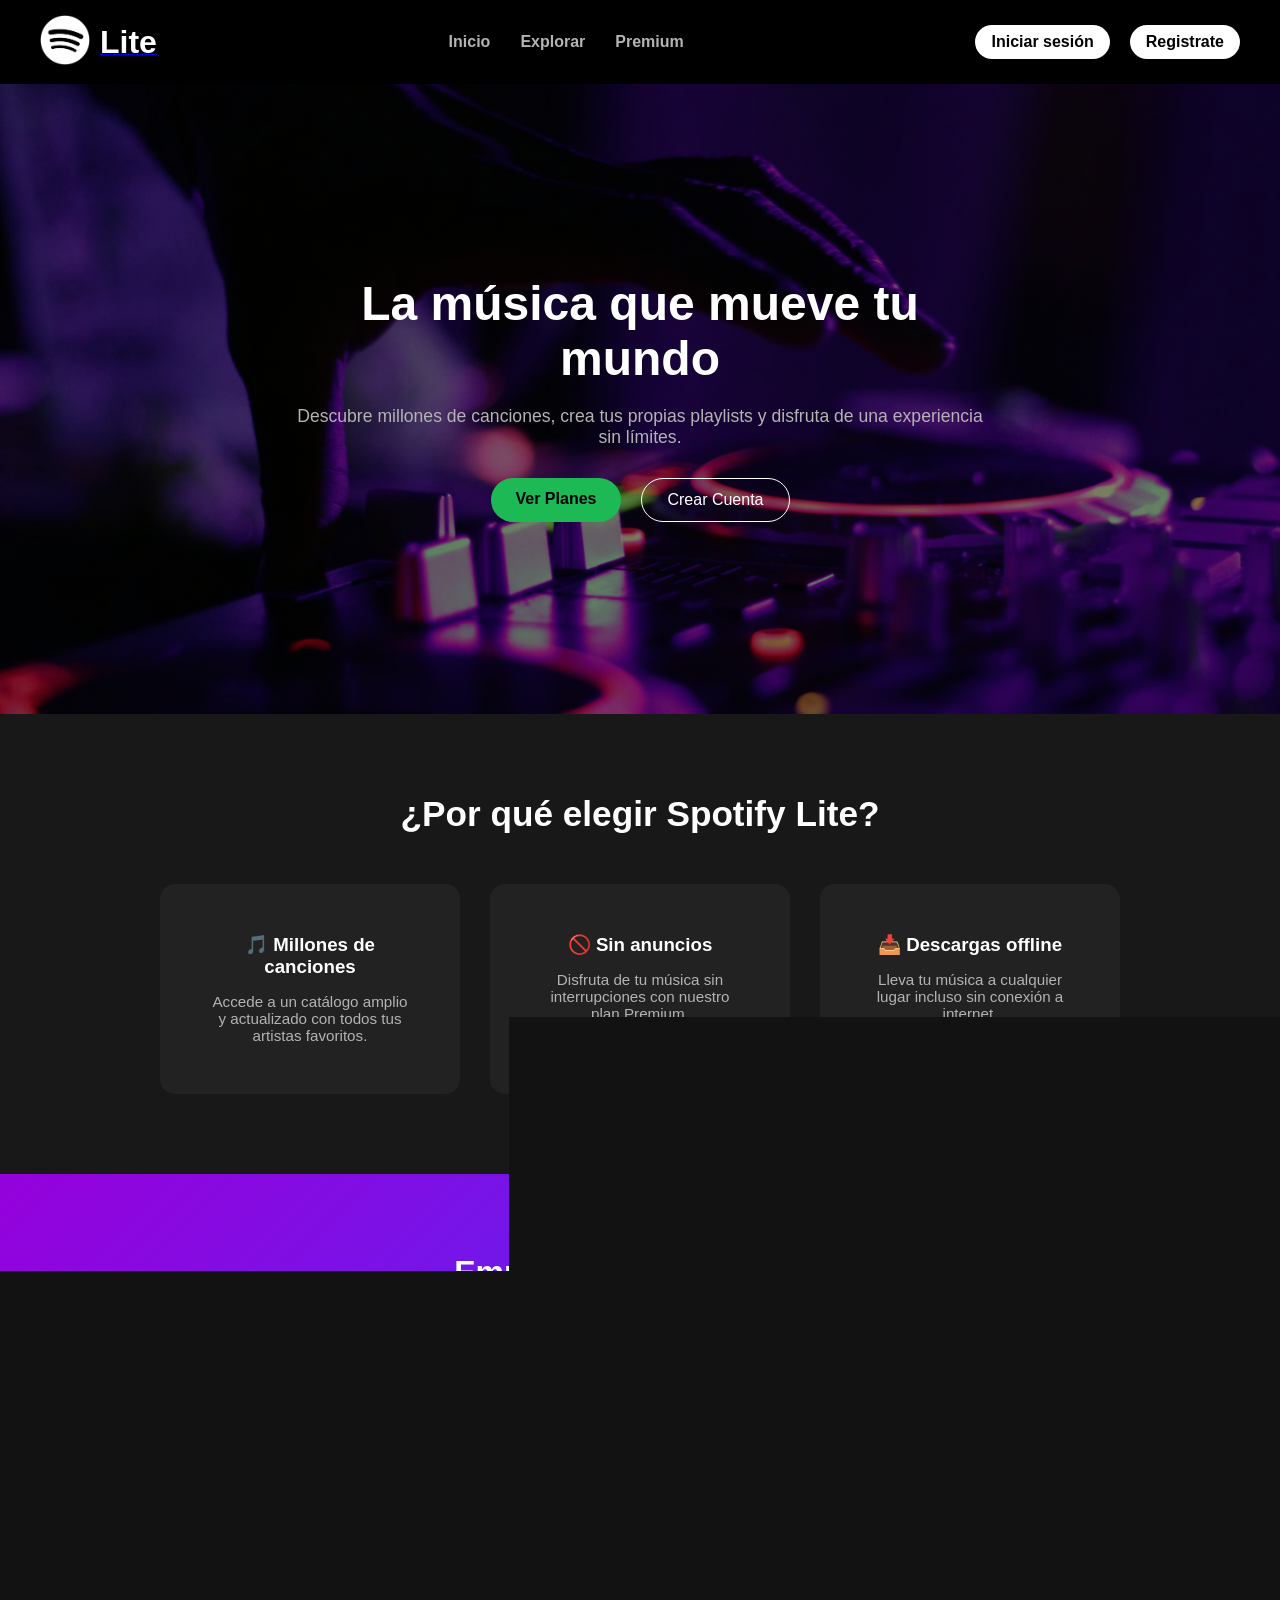
<file: index.html>
<!DOCTYPE html>
<html lang="en">
<head>
    <meta charset="UTF-8">
    <meta name="viewport" content="width=device-width, initial-scale=1.0">
    <title>Spotify Lite</title>
    <link rel="stylesheet" href="./css/index.css">
</head>
<link rel="stylesheet" href="https://cdnjs.cloudflare.com/ajax/libs/font-awesome/6.5.0/css/all.min.css">
<body>
    <header>
        <nav>
            <div class="logo">
                <a href="./index.html"><img src="img/logo.png" alt="logo"></a>
                <a href="./index.html"><span>Lite</span></a>
            </div>
            <ul>
                <li><a href="./index.html">Inicio</a></li>
                <li><a href="./explorar.html">Explorar</a></li>
                <li><a href="./premium.html">Premium</a></li>
            </ul>
            <div class="auth">
                <a href="./login.html" class="btn-login">Iniciar sesión</a>
                <a href="./registro.html" class="btn-registro">Registrate</a>
            </div>
        </nav>
    </header>
<section class="hero">
    <div class="hero-content">
        <h1>La música que mueve tu mundo</h1>
        <p>Descubre millones de canciones, crea tus propias playlists y disfruta de una experiencia sin límites.</p>
        <div class="hero-buttons">
            <a href="./premium.html" class="btn-primary">Ver Planes</a>
            <a href="./registro.html" class="btn-secondary">Crear Cuenta</a>
        </div>
    </div>
</section>
<section class="features">
    <h2>¿Por qué elegir Spotify Lite?</h2>

    <div class="features-container">
        <div class="feature-card">
            <h3>🎵 Millones de canciones</h3>
            <p>Accede a un catálogo amplio y actualizado con todos tus artistas favoritos.</p>
        </div>

        <div class="feature-card">
            <h3>🚫 Sin anuncios</h3>
            <p>Disfruta de tu música sin interrupciones con nuestro plan Premium.</p>
        </div>

        <div class="feature-card">
            <h3>📥 Descargas offline</h3>
            <p>Lleva tu música a cualquier lugar incluso sin conexión a internet.</p>
        </div>
    </div>
</section>
<section class="cta">
    <h2>Empieza a escuchar hoy</h2>
    <p>Únete ahora y descubre una nueva forma de disfrutar la música.</p>
    <a href="./registro.html" class="btn-primary">Crear Cuenta</a>
</section>
<footer class="footer">
    <div class="footer-container">
        <div class="footer-logo">
            <h2>Spotify Lite</h2>
            <p>Tu música, en cualquier momento.</p>
        </div>
        <div class="footer-social">
            <div class="footer-social-icons">
                <a href="https://www.instagram.com/spotify/" target="_blank"><i class="fab fa-instagram"></i></a>
                <a href="https://www.facebook.com/SpotifyColombia/?brand_redir=6243987495&locale=es_LA#" target="_blank"><i class="fab fa-facebook"></i></a>
                <a href="https://x.com/Spotify_LATAM" target="_blank"><i class="fab fa-x-twitter"></i></a>
            </div>
        </div>
    </div>
    <div class="footer-bottom">
        <p>© 2026 Spotify AB</p>
    </div>
</footer>
</body>
</html>
</file>
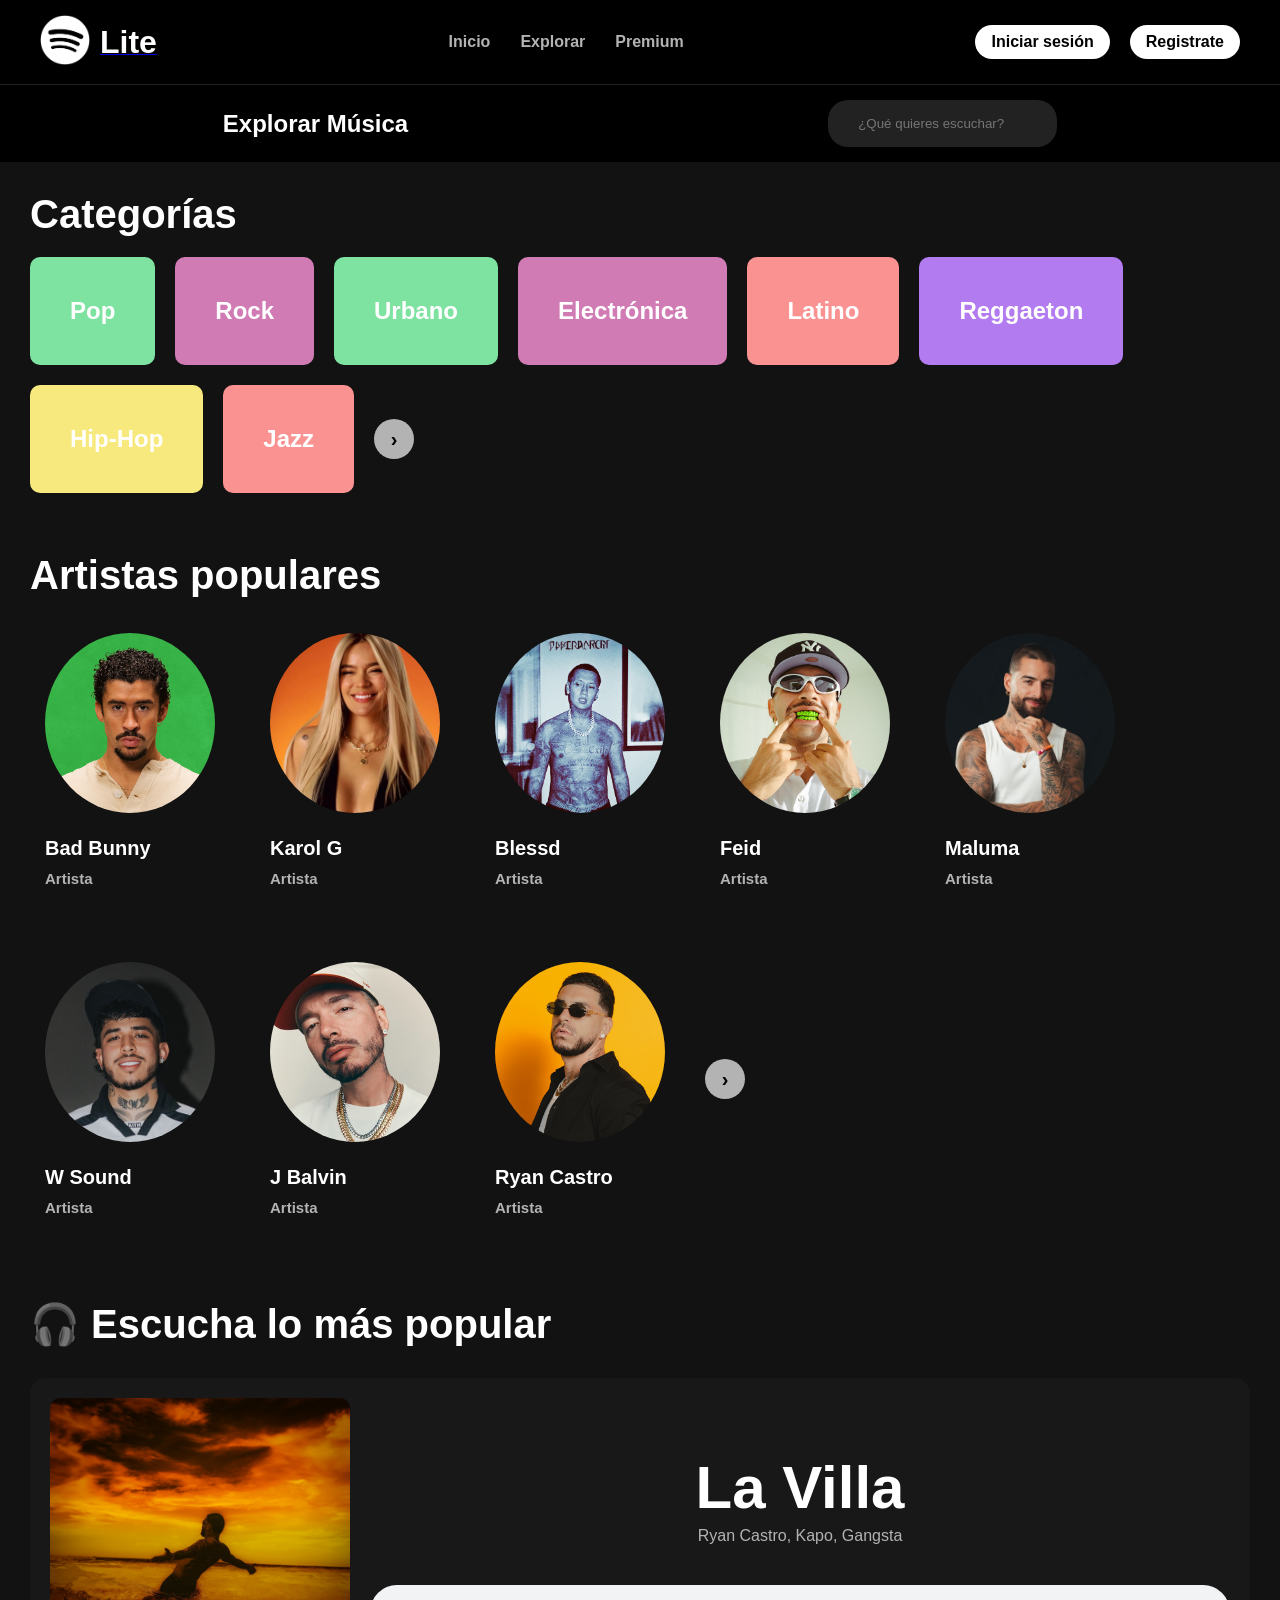
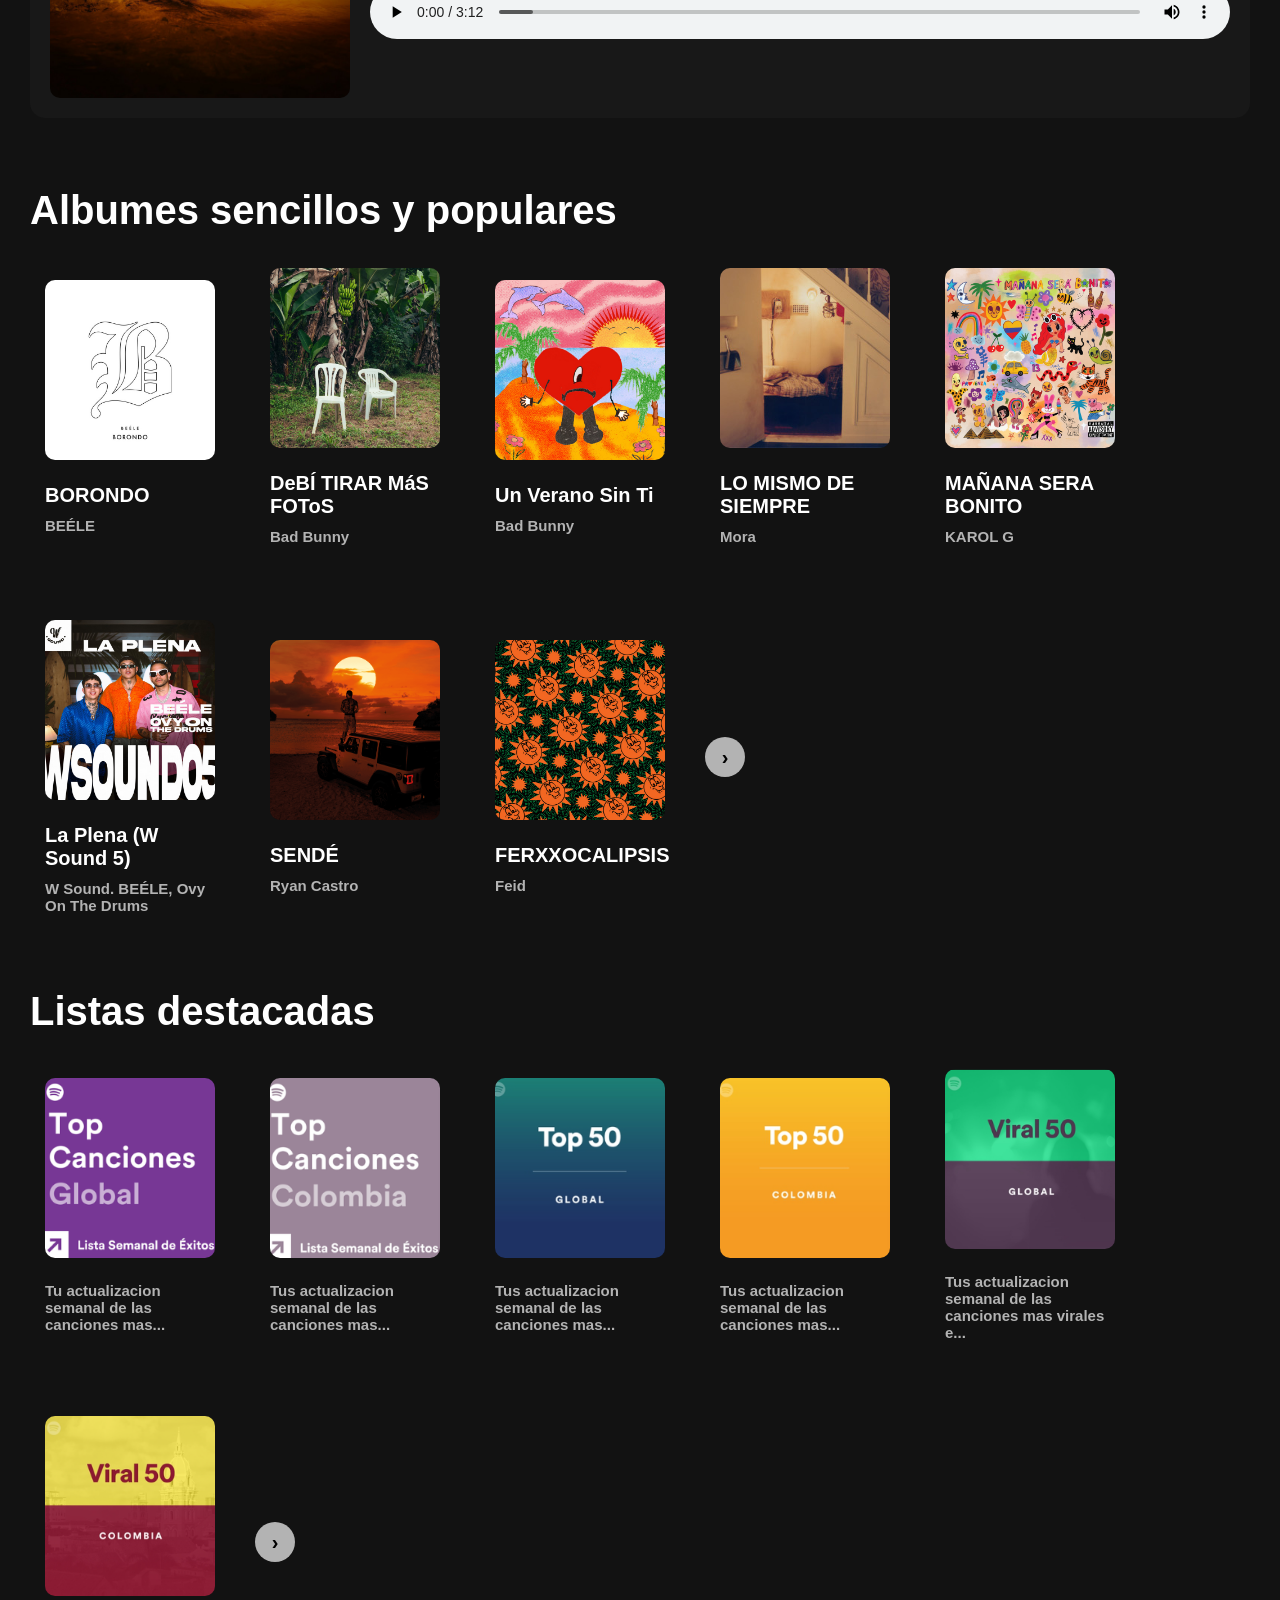
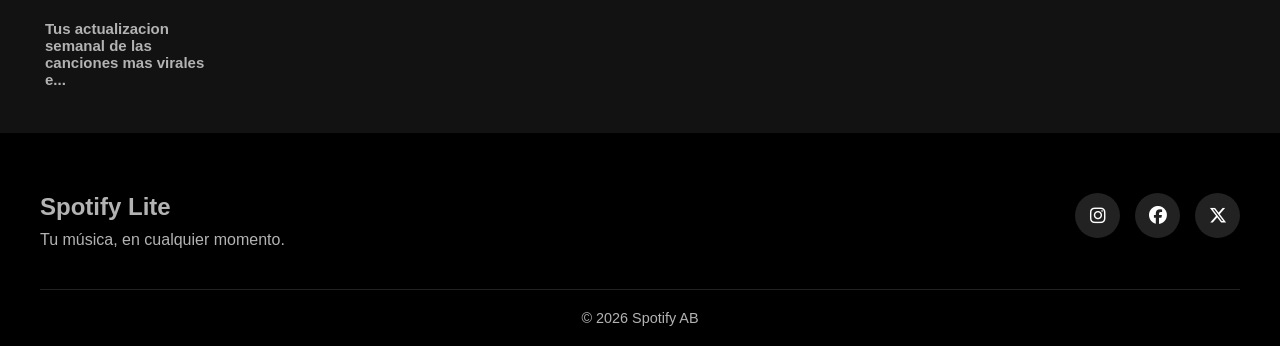
<file: explorar.html>
<!DOCTYPE html>
<html lang="es">
<head>
    <meta charset="UTF-8">
    <meta name="viewport" content="width=device-width, initial-scale=1.0">
    <title>Explorar</title>
    <link rel="stylesheet" href="./css/explorar.css">
</head>
<link rel="stylesheet" href="https://cdnjs.cloudflare.com/ajax/libs/font-awesome/6.5.0/css/all.min.css">
<body>
<header>
        <nav>
            <div class="logo">
                <a href="./index.html"><img src="img/logo.png" alt="logo"></a>
                <a href="./index.html"><span>Lite</span></a>
            </div>
            <ul>
                <li><a href="./index.html">Inicio</a></li>
                <li><a href="./explorar.html">Explorar</a></li>
                <li><a href="./premium.html">Premium</a></li>
            </ul>
            <div class="auth">
                <a href="./login.html" class="btn-login">Iniciar sesión</a>
                <a href="./registro.html" class="btn-registro">Registrate</a>
            </div>
        </nav>
    </header>
<header class="explorar-header">
    <h2>Explorar Música</h2>
    <input type="text" placeholder="¿Qué quieres escuchar?">
</header>
<section class="categorias">
    <h3>Categorías</h3>
    <div class="categoria-container">
        <div class="categoria-card pop">
            <h1>Pop</h1>
        </div>
        <div class="categoria-card rock">
            <h1>Rock</h1>
        </div>
        <div class="categoria-card urbano">
            <h1>Urbano</h1>
        </div>
        <div class="categoria-card electronica">
            <h1>Electrónica</h1>
        </div>
        <div class="categoria-card latino">
            <h1>Latino</h1>
        </div>
        <div class="categoria-card reggaeton">
            <h1>Reggaeton</h1>
        </div>
        <div class="categoria-card hiphop">
            <h1>Hip-Hop</h1>
        </div>
        <div class="categoria-card jazz">
            <h1>Jazz</h1>
        </div>
        <button class="btn-next">
            &#8250;
        </button>
    </div>
</section>
<section class="artistas">
    <h3>Artistas populares</h3>
    <div class="artista-container">
        <div class="artista-card">
            <img src="img/artista1.png" alt="BadBunny">
            <h1>Bad Bunny</h1>
            <p>Artista</p>
        </div>
        <div class="artista-card">
            <img src="img/artista2.png" alt="KarolG">
            <h1>Karol G</h1>
            <p>Artista</p>
        </div>
        <div class="artista-card">
            <img src="img/artista3.png" alt="Blessd">
            <h1>Blessd</h1>
            <p>Artista</p>
        </div>
        <div class="artista-card">
            <img src="img/artista4.png" alt="Feid">
            <h1>Feid</h1>
            <p>Artista</p>
        </div>
        <div class="artista-card">
            <img src="img/artista5.png" alt="Maluma">
            <h1>Maluma</h1>
            <p>Artista</p>
        </div>
        <div class="artista-card">
            <img src="img/artista6.png" alt="W Sound">
            <h1>W Sound</h1>
            <p>Artista</p>
        </div>
        <div class="artista-card">
            <img src="img/artista7.png" alt="J Balvin">
            <h1>J Balvin</h1>
            <p>Artista</p>
        </div>
        <div class="artista-card">
            <img src="img/artista8.png" alt="Ryan Catro">
            <h1>Ryan Castro</h1>
            <p>Artista</p>
        </div>
        <button class="btn-next">
            &#8250;
        </button>
    </div>
</section>
<section class="demo-player">
    <h3>🎧 Escucha lo más popular</h3>
    <div class="player-card">
        <img src="img/song1.png" alt="LaVilla">
        <div class="player-info">
            <h4>La Villa</h4>
            <p>Ryan Castro, Kapo, Gangsta</p>
            <audio controls>
                <source src="audio/song1.mp3" type="audio/mpeg">
                Tu navegador no soporta audio.
            </audio>
        </div>
    </div>
</section>
<section class="albumes">
    <h3>Albumes sencillos y populares</h3>
    <div class="album-container">
        <div class="album-card">
            <img src="img/album1.png" alt="BORONDO">
            <h1>BORONDO</h1>
            <p>BEÉLE</p>
        </div>
        <div class="album-card">
            <img src="img/album2.png" alt="DeBÍ TIRAR MáS FOToS">
            <h1>DeBÍ TIRAR MáS FOToS</h1>
            <p>Bad Bunny</p>
        </div>
        <div class="album-card">
            <img src="img/album3.png" alt="Un Verano Sin Ti">
            <h1>Un Verano Sin Ti</h1>
            <p>Bad Bunny</p>
        </div>
        <div class="album-card">
            <img src="img/album4.png" alt="Lo Mismo De Siempre">
            <h1>LO MISMO DE SIEMPRE</h1>
            <p>Mora</p>
        </div>
        <div class="album-card">
            <img src="img/album5.png" alt="MAÑANA SERA BONITO">
            <h1>MAÑANA SERA BONITO</h1>
            <p>KAROL G</p>
        </div>
        <div class="album-card">
            <img src="img/album6.png" alt="La Plena (W Sound 5)">
            <h1>La Plena (W Sound 5)</h1>
            <p>W Sound. BEÉLE, Ovy On The Drums</p>
        </div>
        <div class="album-card">
            <img src="img/album7.png" alt="SENDÉ">
            <h1>SENDÉ</h1>
            <p>Ryan Castro</p>
        </div>
        <div class="album-card">
            <img src="img/album8.png" alt="FERXXOCALIPSIS">
            <h1>FERXXOCALIPSIS</h1>
            <p>Feid</p>
        </div>
        <button class="btn-next">
            &#8250;
        </button>
    </div>
</section>
<section class="listas">
    <h3>Listas destacadas</h3>
    <div class="list-container">
        <div class="list-card">
            <img src="img/list1.png" alt="BORONDO">
            <p>Tu actualizacion semanal de las canciones mas...</p>
        </div>
        <div class="list-card">
            <img src="img/list2.png" alt="DeBÍ TIRAR MáS FOToS">
            <p>Tus actualizacion semanal de las canciones mas...</p>
        </div>
        <div class="list-card">
            <img src="img/list3.png" alt="Un Verano Sin Ti">
            <p>Tus actualizacion semanal de las canciones mas...</p>
        </div>
        <div class="list-card">
            <img src="img/list4.png" alt="Lo Mismo De Siempre">
            <p>Tus actualizacion semanal de las canciones mas...</p>
        </div>
        <div class="list-card">
            <img src="img/list5.png" alt="MAÑANA SERA BONITO">
            <p>Tus actualizacion semanal de las canciones mas virales e...</p>
        </div>
        <div class="list-card">
            <img src="img/list6.png" alt="La Plena (W Sound 5)">
            <p>Tus actualizacion semanal de las canciones mas virales e...</p>
        </div>
        <button class="btn-next">
            &#8250;
        </button>
    </div>
</section>
<footer class="footer">
    <div class="footer-container">
        <div class="footer-logo">
            <h2>Spotify Lite</h2>
            <p>Tu música, en cualquier momento.</p>
        </div>
        <div class="footer-social">
            <div class="footer-social-icons">
                <a href="https://www.instagram.com/spotify/" target="_blank"><i class="fab fa-instagram"></i></a>
                <a href="https://www.facebook.com/SpotifyColombia/?brand_redir=6243987495&locale=es_LA#" target="_blank"><i class="fab fa-facebook"></i></a>
                <a href="https://x.com/Spotify_LATAM" target="_blank"><i class="fab fa-x-twitter"></i></a>
            </div>
        </div>
    </div>
    <div class="footer-bottom">
        <p>© 2026 Spotify AB</p>
    </div>
</footer>
</body>
</html>
</file>
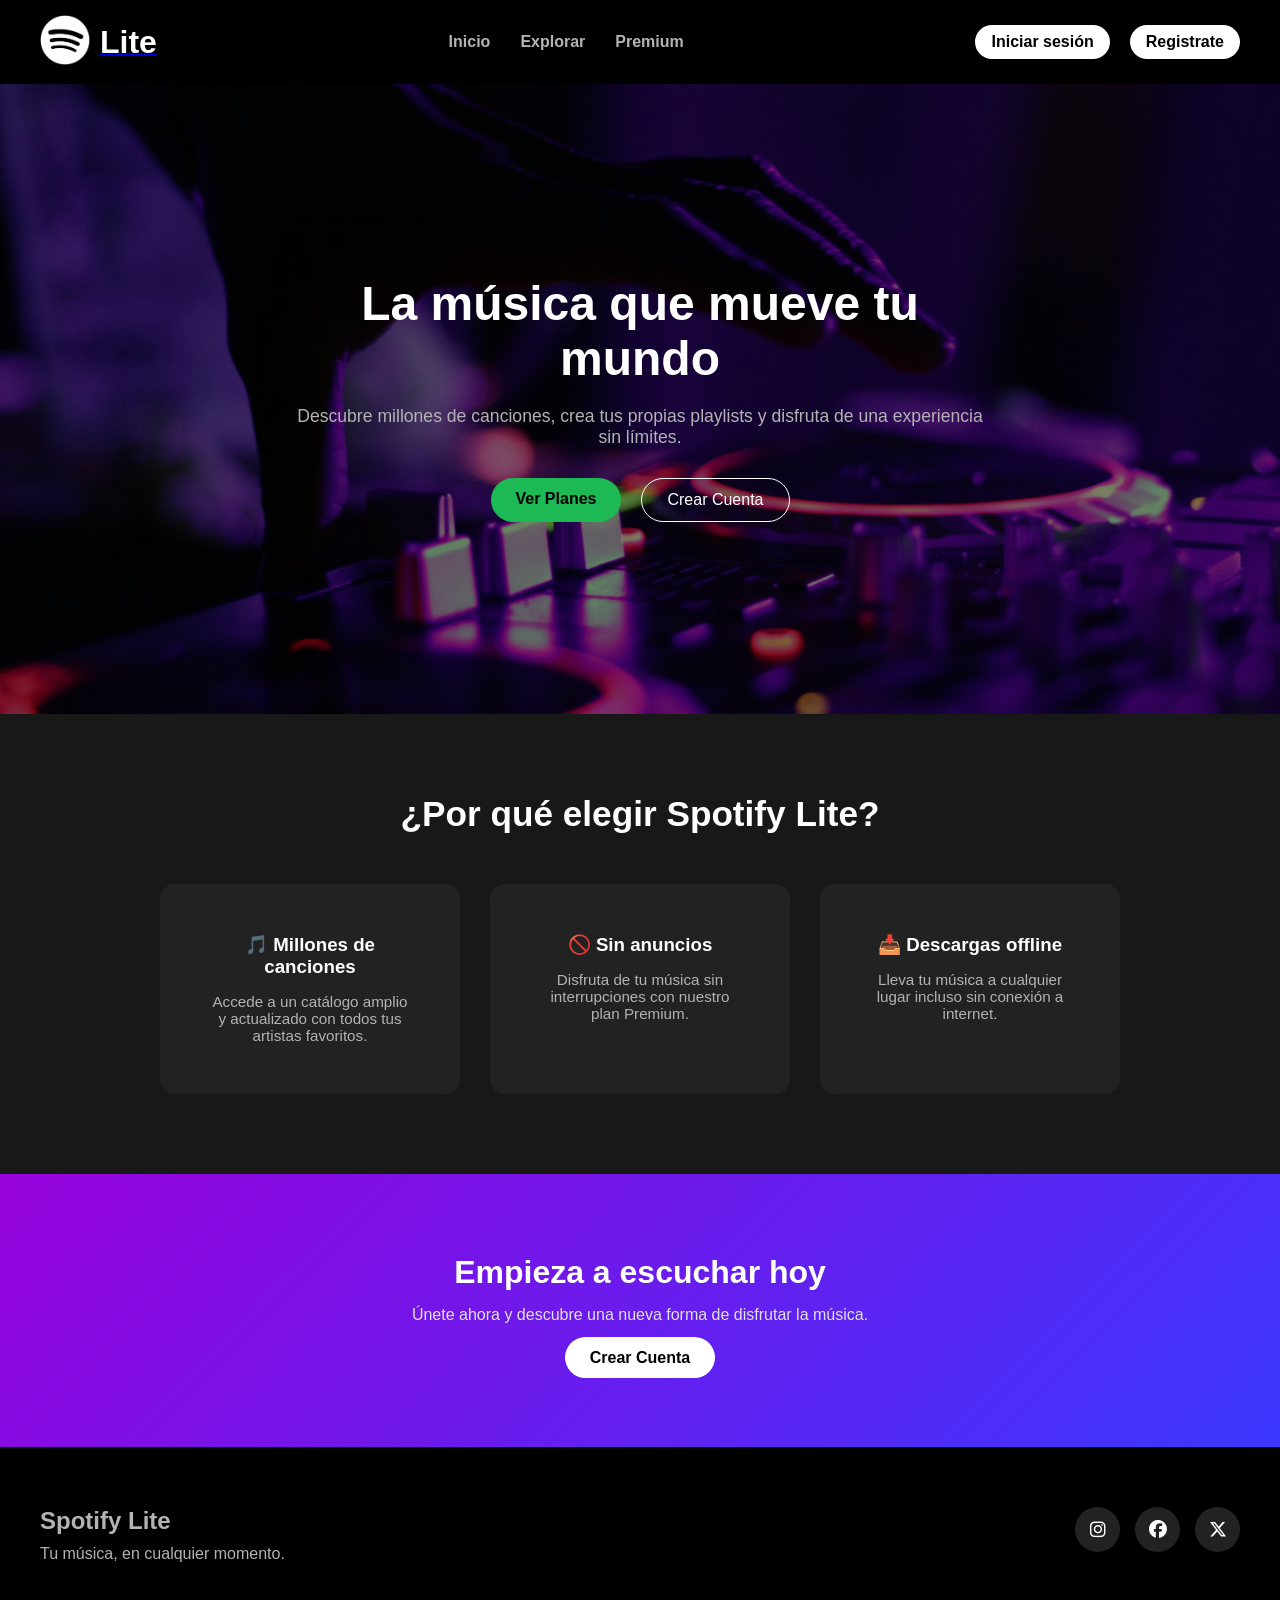
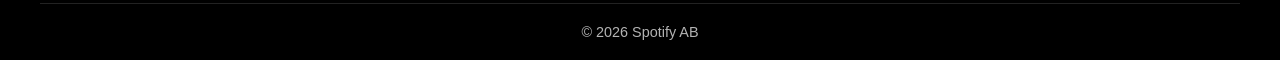
<file: inicio.html>
<!DOCTYPE html>
<html lang="en">
<head>
    <meta charset="UTF-8">
    <meta name="viewport" content="width=device-width, initial-scale=1.0">
    <title>Spotify Lite</title>
    <link rel="stylesheet" href="/css/inicio.css">
</head>
<link rel="stylesheet" href="https://cdnjs.cloudflare.com/ajax/libs/font-awesome/6.5.0/css/all.min.css">
<body>
    <header>
        <nav>
            <div class="logo">
                <a href="./inicio.html"><img src="img/logo.png" alt="logo"></a>
                <a href="./inicio.html"><span>Lite</span></a>
            </div>
            <ul>
                <li><a href="./inicio.html">Inicio</a></li>
                <li><a href="./explorar.html">Explorar</a></li>
                <li><a href="./premium.html">Premium</a></li>
            </ul>
            <div class="auth">
                <a href="./login.html" class="btn-login">Iniciar sesión</a>
                <a href="./registro.html" class="btn-registro">Registrate</a>
            </div>
        </nav>
    </header>
<section class="hero">
    <div class="hero-content">
        <h1>La música que mueve tu mundo</h1>
        <p>Descubre millones de canciones, crea tus propias playlists y disfruta de una experiencia sin límites.</p>
        <div class="hero-buttons">
            <a href="./premium.html" class="btn-primary">Ver Planes</a>
            <a href="./registro.html" class="btn-secondary">Crear Cuenta</a>
        </div>
    </div>
</section>
<section class="features">
    <h2>¿Por qué elegir Spotify Lite?</h2>

    <div class="features-container">
        <div class="feature-card">
            <h3>🎵 Millones de canciones</h3>
            <p>Accede a un catálogo amplio y actualizado con todos tus artistas favoritos.</p>
        </div>

        <div class="feature-card">
            <h3>🚫 Sin anuncios</h3>
            <p>Disfruta de tu música sin interrupciones con nuestro plan Premium.</p>
        </div>

        <div class="feature-card">
            <h3>📥 Descargas offline</h3>
            <p>Lleva tu música a cualquier lugar incluso sin conexión a internet.</p>
        </div>
    </div>
</section>
<section class="cta">
    <h2>Empieza a escuchar hoy</h2>
    <p>Únete ahora y descubre una nueva forma de disfrutar la música.</p>
    <a href="./registro.html" class="btn-primary">Crear Cuenta</a>
</section>
<footer class="footer">
    <div class="footer-container">
        <div class="footer-logo">
            <h2>Spotify Lite</h2>
            <p>Tu música, en cualquier momento.</p>
        </div>
        <div class="footer-social">
            <div class="footer-social-icons">
                <a href="https://www.instagram.com/spotify/" target="_blank"><i class="fab fa-instagram"></i></a>
                <a href="https://www.facebook.com/SpotifyColombia/?brand_redir=6243987495&locale=es_LA#" target="_blank"><i class="fab fa-facebook"></i></a>
                <a href="https://x.com/Spotify_LATAM" target="_blank"><i class="fab fa-x-twitter"></i></a>
            </div>
        </div>
    </div>
    <div class="footer-bottom">
        <p>© 2026 Spotify AB</p>
    </div>
</footer>
</body>
</html>
</file>
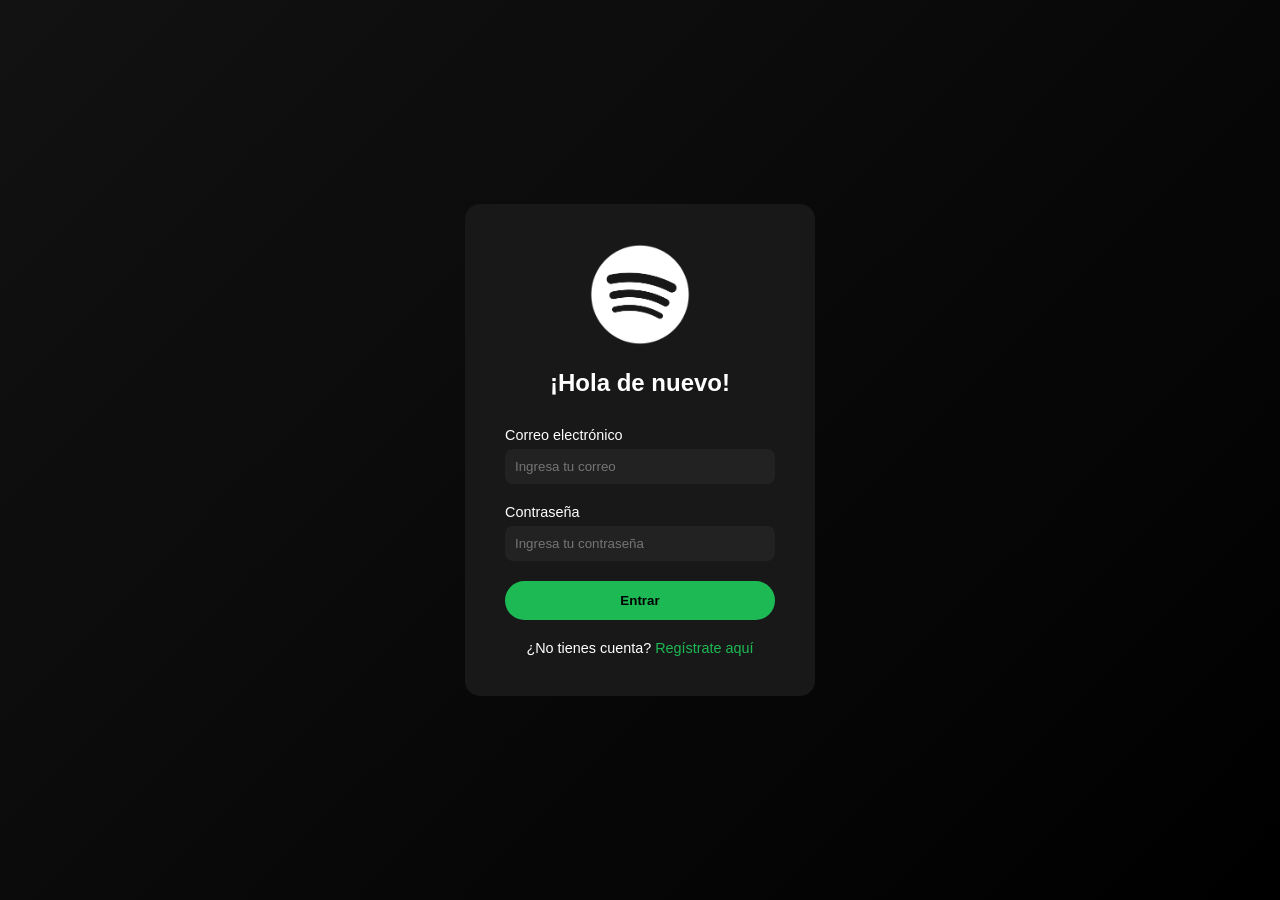
<file: login.html>
<!DOCTYPE html>
<html lang="es">
<head>
    <meta charset="UTF-8">
    <meta name="viewport" content="width=device-width, initial-scale=1.0">
    <title>Iniciar Sesión</title>
    <link rel="stylesheet" href="./css/login.css">
</head>
<body>
<section class="login-section">
    <div class="login-box">
        <img src="./img/logo.png" alt="logo">
        <h2>¡Hola de nuevo!</h2>
        <form>
            <div class="input-group">
                <label>Correo electrónico</label>
                <input type="email" placeholder="Ingresa tu correo" required>
            </div>
            <div class="input-group">
                <label>Contraseña</label>
                <input type="password" placeholder="Ingresa tu contraseña" required>
            </div>
            <button type="submit" class="btn-login-main">Entrar</button>
        </form>
        <p class="register-link">
            ¿No tienes cuenta?
            <a href="registro.html">Regístrate aquí</a>
        </p>
    </div>
</section>
</body>
</html>
</file>
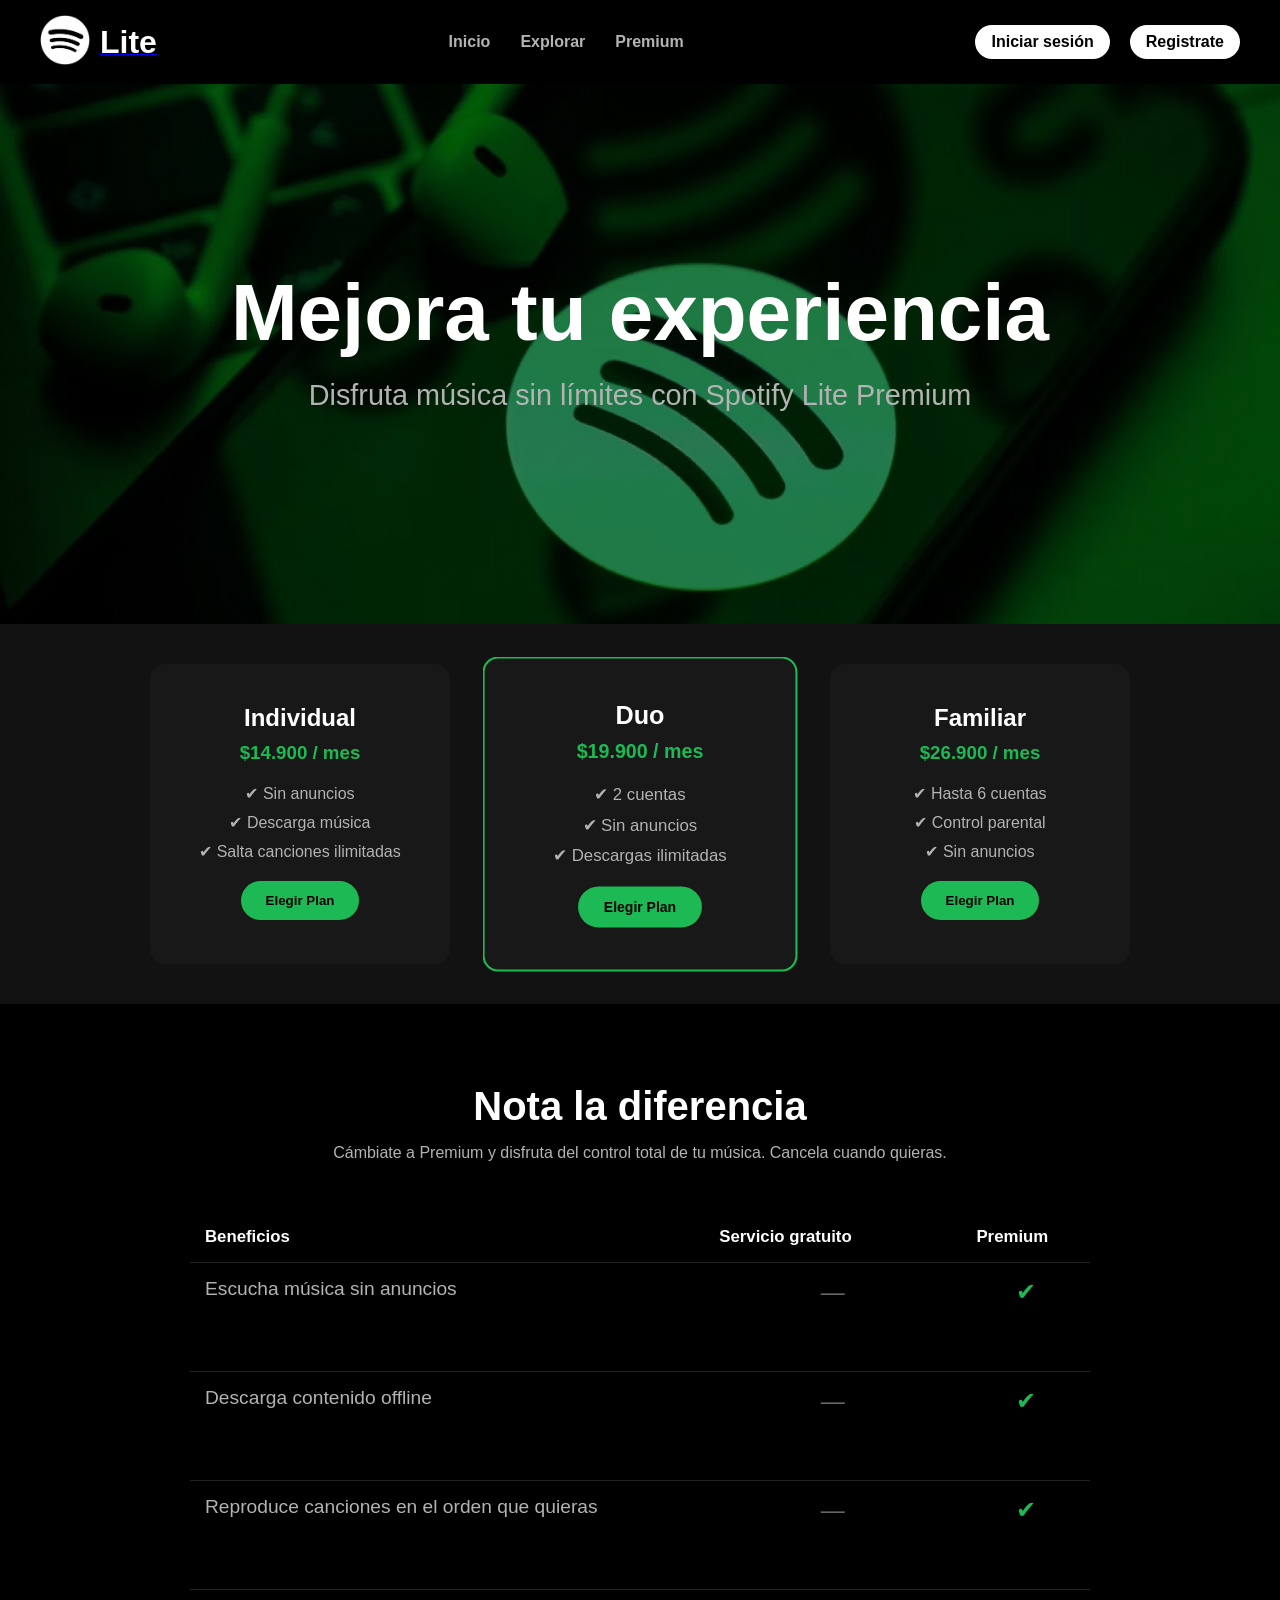
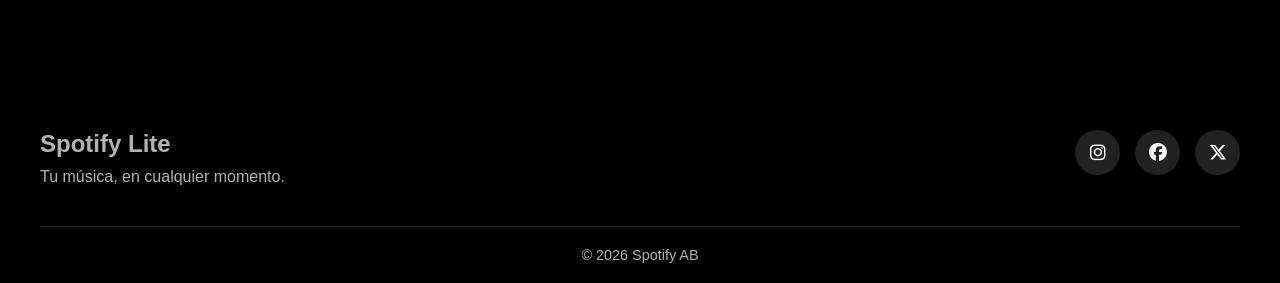
<file: premium.html>
<!DOCTYPE html>
<html lang="en">
<head>
    <meta charset="UTF-8">
    <meta name="viewport" content="width=device-width, initial-scale=1.0">
    <title>Spotify Lite</title>
    <link rel="stylesheet" href="./css/premium.css">
</head>
<link rel="stylesheet" href="https://cdnjs.cloudflare.com/ajax/libs/font-awesome/6.5.0/css/all.min.css">
<body>
    <header class="navbar">
        <nav>
            <div class="logo">
                <a href="./index.html"><img src="img/logo.png" alt="logo"></a>
                <a href="./index.html"><span>Lite</span></a>
            </div>
            <ul>
                <li><a href="./index.html">Inicio</a></li>
                <li><a href="./explorar.html">Explorar</a></li>
                <li><a href="./premium.html">Premium</a></li>
            </ul>
            <div class="auth">
                <a href="./login.html" class="btn-login">Iniciar sesión</a>
                <a href="./registro.html" class="btn-registro">Registrate</a>
            </div>
        </nav>
    </header>
<div class="hero">
    <h1>Mejora tu experiencia</h1>
    <p>Disfruta música sin límites con Spotify Lite Premium</p>
</div>
    <main class="planes">
    <div class="plan-card">
        <h2>Individual</h2>
        <h3>$14.900 / mes</h3>
        <ul>
            <li>✔ Sin anuncios</li>
            <li>✔ Descarga música</li>
            <li>✔ Salta canciones ilimitadas</li>
        </ul>
        <button>Elegir Plan</button>
    </div>
    <div class="plan-card destacado">
        <h2>Duo</h2>
        <h3>$19.900 / mes</h3>
        <ul>
            <li>✔ 2 cuentas</li>
            <li>✔ Sin anuncios</li>
            <li>✔ Descargas ilimitadas</li>
        </ul>
        <button>Elegir Plan</button>
    </div>
    <div class="plan-card">
        <h2>Familiar</h2>
        <h3>$26.900 / mes</h3>
        <ul>
            <li>✔ Hasta 6 cuentas</li>
            <li>✔ Control parental</li>
            <li>✔ Sin anuncios</li>
        </ul>
        <button>Elegir Plan</button>
    </div>
</main>
<section class="comparacion">
    <h2>Nota la diferencia</h2>
    <p> Cámbiate a Premium y disfruta del control total de tu música. Cancela cuando quieras.
</p>
    <div class="tabla">
        <div class="cell header">
            <h1>Beneficios</h1>
        </div>
        <div class="cell header">
            <h1>Servicio gratuito</h1>
        </div>
        <div class="cell header">
            <h1>Premium</h1>
        </div>
        <div class="cell">
            <p>Escucha música sin anuncios</p>
        </div>
        <div class="cell dash">
            <p>—</p>
        </div>
        <div class="cell check">
            <p>✔</p>
        </div>
        <div class="cell">
            <p>Descarga contenido offline</p>
        </div>
        <div class="cell dash">
            <p>—</p>
        </div>
        <div class="cell check">
            <p>✔</p>
        </div>
        <div class="cell">
            <p>Reproduce canciones en el orden que quieras</p>
        </div>
        <div class="cell dash">
            <p>—</p>
        </div>
        <div class="cell check">
            <p>✔</p>
        </div>
    </div>
</section>
<footer class="footer">
    <div class="footer-container">
        <div class="footer-logo">
            <h2>Spotify Lite</h2>
            <p>Tu música, en cualquier momento.</p>
        </div>
        <div class="footer-social">
            <div class="footer-social-icons">
                <a href="https://www.instagram.com/spotify/" target="_blank"><i class="fab fa-instagram"></i></a>
                <a href="https://www.facebook.com/SpotifyColombia/?brand_redir=6243987495&locale=es_LA#" target="_blank"><i class="fab fa-facebook"></i></a>
                <a href="https://x.com/Spotify_LATAM" target="_blank"><i class="fab fa-x-twitter"></i></a>
            </div>
        </div>
    </div>
    <div class="footer-bottom">
        <p>© 2026 Spotify AB</p>
    </div>
</footer>
</body>
</html>
</file>
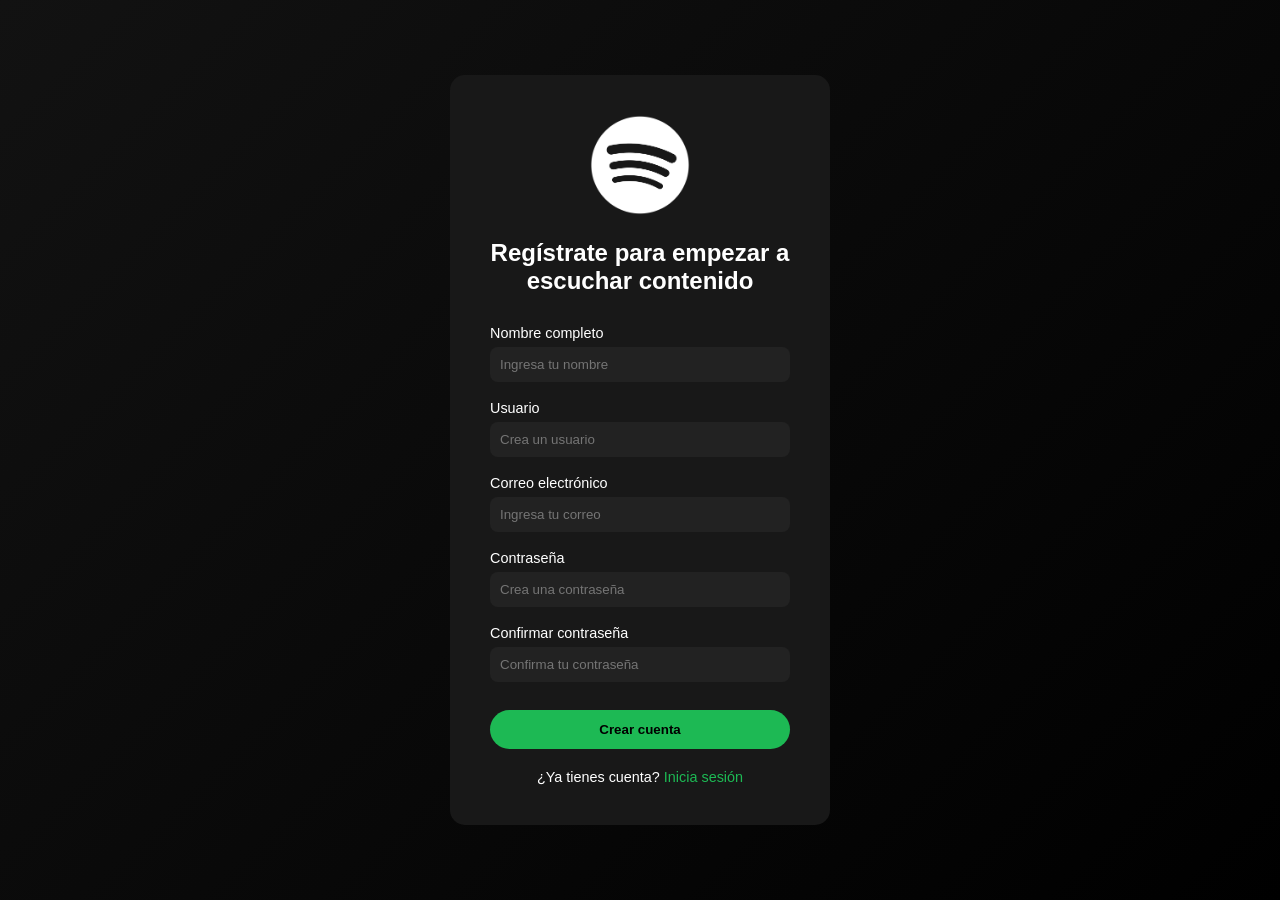
<file: registro.html>
<!DOCTYPE html>
<html lang="es">
<head>
    <meta charset="UTF-8">
    <meta name="viewport" content="width=device-width, initial-scale=1.0">
    <title>Registro</title>
    <link rel="stylesheet" href="./css/registro.css">
</head>
<body>
<section class="registro-section">
    <div class="registro-box">
        <img src="./img/logo.png" alt="logo">
        <h2>Regístrate para empezar a escuchar contenido</h2>
        <form>
            <div class="input-group">
                <label>Nombre completo</label>
                <input type="text" placeholder="Ingresa tu nombre" required>
            </div>
            <div class="input-group">
                <label>Usuario</label>
                <input type="text" placeholder="Crea un usuario" required>
            </div>
            <div class="input-group">
                <label>Correo electrónico</label>
                <input type="email" placeholder="Ingresa tu correo" required>
            </div>
            <div class="input-group">
                <label>Contraseña</label>
                <input type="password" placeholder="Crea una contraseña" required>
            </div>
            <div class="input-group">
                <label>Confirmar contraseña</label>
                <input type="password" placeholder="Confirma tu contraseña" required>
            </div>
            <button type="submit" class="btn-registro-main">Crear cuenta</button>
        </form>
        <p class="login-link">
            ¿Ya tienes cuenta?
            <a href="login.html">Inicia sesión</a>
        </p>
    </div>
</section>
</body>
</html>
</file>
<file: css/index.css>
* * {
    margin: 0;
    padding: 0;
    box-sizing: border-box;
}

body {
    font-family: Poppins, sans-serif;
    background-color: #121212;
    color: white;    opacity: 0;
    transform: translateY(20px);
    animation: fadeInPage 0.8s ease forwards;
}

@keyframes fadeInPage {
    to {
        opacity: 1;
        transform: translateY(0);
    }
}

header {
    padding: 15px 40px;
    background-color: #000;
}

nav {
    display: flex;
    justify-content: space-between;
    align-items: center;
}

.logo {
    display: flex;
    align-items: center;
    gap: 10px;
}

.logo img {
    width: 50px;
    cursor: pointer;
}

.logo span {
    font-size: 2rem;
    font-weight: bold;
    cursor: pointer;
    color: white;
}

nav ul {
    list-style: none;
    display : flex;
    gap: 30px;
}

nav ul li a {
    text-decoration: none;
    color: #b3b3b3;
    font-weight: bold;
    transition: color 0.3s;
}

nav ul li a:hover {
    color: #fff;
}

.auth {
    display: flex;
    gap: 20px;
}

.btn-login {
    text-decoration: none;
    color: black;
    background-color: white;
    padding: 0.5rem 1rem;
    border-radius: 20px;
    font-weight: bold;
    transition: background-color 0.3s;
}

.btn-login:hover {
    background-color: #b3b3b3;
}

.btn-registro {
    text-decoration: none;
    color: black;
    background-color: white;
    padding: 0.5rem 1rem;
    border-radius: 20px;
    font-weight: bold;
    transition: background-color 0.3s;
}

.btn-registro:hover {
    background-color: #b3b3b3;
}

.hero {
    height: 70vh;
    display: flex;
    align-items: center;
    justify-content: center;
    text-align: center;
    padding: 0 20px;
    background: linear-gradient(rgba(0, 0, 0, 0.5), rgba(0, 0, 0, 0.5)), url("../img/hero1.png");
    background-size: cover;
    background-position: center;
    background-repeat: no-repeat;
    position: relative;
}

.hero-content {
    max-width: 700px; 
    color: white;
}

.hero h1 {
    font-size: 3rem;
    margin-bottom: 20px;
}

.hero p {
    font-size: 1.1rem;
    color: #b3b3b3;
    margin-bottom: 30px;
}

.hero-buttons {
    display: flex;
    justify-content: center;
    gap: 20px;
}

.btn-primary {
    background-color: #1DB954;
    color: black;
    padding: 12px 25px;
    border-radius: 30px;
    text-decoration: none;
    font-weight: bold;
    transition: 0.3s;
}

.btn-primary:hover {
    transform: scale(1.05);
}

.btn-secondary {
    border: 1px solid white;
    color: white;
    padding: 12px 25px;
    border-radius: 30px;
    text-decoration: none;
    transition: 0.3s;
}

.btn-secondary:hover {
    background-color: white;
    color: black;
}

.features {
    padding: 80px 40px;
    background-color: #181818;
    text-align: center;
}

.features h2 {
    font-size: 2.2rem;
    margin-bottom: 50px;
}

.features-container {
    display: flex;
    justify-content: center;
    gap: 30px;
    flex-wrap: wrap;
}

.feature-card {
    background-color: #222;
    padding: 50px;
    border-radius: 15px;
    width: 300px;
    transition: 0.3s ease;
}

.feature-card h3 {
    margin-bottom: 15px;
}

.feature-card p {
    color: #b3b3b3;
    font-size: 0.95rem;
}

.feature-card:hover {
    background-color: #1f1f1f;
}

.cta {
    padding: 80px 20px;
    text-align: center;
    background: linear-gradient(135deg, #9601db, #3b38ff);
}

.cta h2 {
    font-size: 2rem;
    margin-bottom: 15px;
}

.cta p {
    margin-bottom: 25px;
    color: #e0e0e0;
}
 .cta a {
    background-color: #fff;
    color: #000;
    padding: 12px 25px;
    border-radius: 30px;
    text-decoration: none;
    font-weight: bold;
    transition: 0.3s;
}

.cta a:hover {
    background-color: #b3b3b3;
}

.footer {
    background-color: #000;
    padding: 60px 40px 20px 40px;
    color: #b3b3b3;
}

.footer-container {
    display: flex;
    justify-content: space-between;
    flex-wrap: wrap;
    gap: 40px;
    margin-bottom: 40px;
}

.footer-logo h2 {
    color: #b3b3b3;
    margin-bottom: 10px;
}

.footer-social-icons {
    display: flex;
    gap: 15px;
}

.footer-social-icons a {
    width: 45px;
    height: 45px;
    background-color: #222;
    display: flex;
    align-items: center;
    justify-content: center;
    border-radius: 50%;
    color: white;
    font-size: 18px;
    text-decoration: none;
    transition: 0.3s;
}

.footer-social-icons a:hover {
    background-color: #b3b3b3;
    transform: scale(1.1);
}

.footer-bottom {
    border-top: 1px solid #222;
    padding-top: 20px;
    text-align: center;
    font-size: 0.9rem;
}


@media (max-width: 992px) {

    nav ul {
        gap: 20px;
    }

    .logo span {
        font-size: 1.5rem;
    }

    .hero h1 {
        font-size: 2.5rem;
    }

    .features {
        padding: 60px 20px;
    }

    .feature-card {
        width: 260px;
        padding: 40px;
    }

    .footer {
        padding: 50px 20px 20px;
    }
}

@media (max-width: 768px) {

    nav {
        flex-direction: column;
        gap: 15px;
    }

    nav ul {
        flex-direction: column;
        align-items: center;
        gap: 10px;
    }

    .auth {
        flex-direction: column;
        width: 100%;
        align-items: center;
    }

    .btn-login,
    .btn-registro {
        width: 80%;
        text-align: center;
    }
    .hero {
        height: auto;
        padding: 80px 20px;
    }

    .hero h1 {
        font-size: 2rem;
    }

    .hero p {
        font-size: 1rem;
    }

    .hero-buttons {
        flex-direction: column;
        gap: 15px;
    }

    .features-container {
        flex-direction: column;
        align-items: center;
    }

    .feature-card {
        width: 100%;
        max-width: 350px;
    }

    .footer-container {
        flex-direction: column;
        align-items: center;
        text-align: center;
    }
}

@media (max-width: 480px) {

    header {
        padding: 15px 20px;
    }

    .logo img {
        width: 40px;
    }

    .logo span {
        font-size: 1.2rem;
    }

    .hero h1 {
        font-size: 1.7rem;
    }

    .hero p {
        font-size: 0.95rem;
    }

    .btn-primary,
    .btn-secondary {
        padding: 10px 20px;
        font-size: 0.9rem;
    }

    .cta h2 {
        font-size: 1.5rem;
    }

    .footer {
        padding: 40px 15px 15px;
    }
}
</file>
<file: css/explorar.css>
* {
    margin: 0;
    padding: 0;
    box-sizing: border-box;
}

html, body {
    overflow-x: hidden;
    width: 100%;
}

body {
    font-family: Poppins, sans-serif;
    background-color: #121212;
    color: white;
    opacity: 0;
    transform: translateY(20px);
    animation: fadeInPage 0.8s ease forwards;
}

@keyframes fadeInPage {
    to {
        opacity: 1;
        transform: translateY(0);
    }
}

header {
    padding: 15px 40px;
    background-color: #000;
}

nav {
    display: flex;
    justify-content: space-between;
    align-items: center;
}

.logo {
    display: flex;
    align-items: center;
    gap: 10px;
}

.logo img {
    width: 50px;
    cursor: pointer;
}

.logo span {
    font-size: 2rem;
    font-weight: bold;
    cursor: pointer;
    color: white;
}

nav ul {
    list-style: none;
    display: flex;
    gap: 30px;
}

nav ul li a {
    text-decoration: none;
    color: #b3b3b3;
    font-weight: bold;
    transition: color 0.3s;
}

nav ul li a:hover {
    color: #fff;
}

.auth {
    display: flex;
    gap: 20px;
}

.btn-login,
.btn-registro {
    text-decoration: none;
    color: black;
    background-color: white;
    padding: 0.5rem 1rem;
    border-radius: 20px;
    font-weight: bold;
    transition: background-color 0.3s;
}

.btn-login:hover, .btn-registro:hover {
    background-color: #b3b3b3;
}

.explorar-header {
    display: flex;
    justify-content: center;
    align-items: center;
    gap: 420px;
    border-top: 1px solid #222;
}

.explorar-header input {
    padding: 16px 30px;
    border-radius: 20px;
    border: none;
    background-color: #222;
    color: white;
}

.categorias {
    padding: 30px;
}

.categorias h3 {
    margin-bottom: 20px;
    font-size: 40px;
}

.categoria-container {
    display: flex;
    gap: 20px;
    flex-wrap: wrap;
    align-items: center;
}

.categoria-card {
    padding: 40px 40px;
    border-radius: 10px;
    cursor: pointer;
    transition: 0.3s;
    overflow: hidden;
}

.pop { 
    background-color: #7ee2a1; 
}
.rock { 
    background-color: #d17bb5; 
}
.urbano { 
    background-color: #7ee2a1; 
}
.electronica { 
    background-color: #d17bb5; 
}
.latino { 
    background-color: #fa9292; 
}
.reggaeton { 
    background-color: #b27bf0; 
}
.hiphop { 
    background-color: #f7e97e; 
}
.jazz { 
    background-color: #fa9292; 
}

.categoria-card:hover {
     opacity: 0.7; 
}

.btn-next {
    width: 40px;
    height: 40px;
    border-radius: 50%;
    border: none;
    background-color: #b3b3b3;
    color: black;
    font-size: 20px;
    font-weight: bold;
    cursor: pointer;
    display: flex;
    align-items: center;
    justify-content: center;
    transition: 0.3s ease;
}

.btn-next:hover { 
    opacity: 0.7; 
}

.artistas { 
    padding: 30px; 
}

.artistas h3 { 
    font-size: 40px; 
}

.artista-container {
    display: flex;
    gap: 25px;
    flex-wrap: wrap;
    align-items: center;
}

.artista-card {
    width: 200px;
    padding: 15px;
    transition: 0.3s;
    border-radius: 10px;
    margin-top: 20px;
}

.artista-card:hover { 
    background-color: #222; 
}

.artista-card img {
    width: 100%;
    height: 180px;
    border-radius: 50%;
    margin-bottom: 10px;
    object-fit: cover;
}

.artista-card h1 {
    margin-top: 10px;
    color: white;
    font-size: 20px;
}

.artista-card p {
    font-size: 15px;
    margin-top: 10px;
    color: #b3b3b3;
    font-weight: bold;
}

.demo-player { 
    padding: 40px 30px; 
}

.demo-player h3 { 
    font-size: 40px; 
    margin-bottom: 30px; 
}

.player-card {
    background-color: #181818;
    display: flex;
    gap: 20px;
    align-items: center;
    padding: 20px;
    border-radius: 15px;
    text-align: center;
    justify-content: center;
    transition: 0.3s;
}

.player-card:hover { 
    background-color: #222; 
}

.player-card img {
    width: 300px;
    height: 300px;
    border-radius: 10px;
    object-fit: cover;
}

.player-info { 
    width: 100%; 
}

.player-info h4 { 
    font-size: 60px; margin-bottom: 5px; 
}

.player-info p { 
    color: #b3b3b3; 
    margin-bottom: 40px; 
}

.player-info audio {
    width: 100%;
    max-width: 100%;
}

.albumes { 
    padding: 30px; 
}

.albumes h3 { 
    font-size: 40px; 
}

.album-container {
    display: flex;
    gap: 25px;
    flex-wrap: wrap;
    align-items: center;
}

.album-card {
    width: 200px;
    padding: 15px;
    transition: 0.3s;
    border-radius: 10px;
    margin-top: 20px;
}

.album-card:hover { 
    background-color: #222; 
}

.album-card img {
    width: 100%;
    height: 180px;
    border-radius: 10px;
    margin-bottom: 10px;
    object-fit: cover;
}

.album-card h1 {
    margin-top: 10px;
    color: white;
    font-size: 20px;
}

.album-card p {
    font-size: 15px;
    margin-top: 10px;
    color: #b3b3b3;
    font-weight: bold;
}

.listas { 
    padding: 30px; 
}

.listas h3 { 
    font-size: 40px; 
}

.list-container {
    display: flex;
    gap: 25px;
    flex-wrap: wrap;
    align-items: center;
}

.list-card {
    width: 200px;
    padding: 15px;
    transition: 0.3s;
    border-radius: 10px;
    margin-top: 20px;
}

.list-card:hover { 
    background-color: #222; 
}

.list-card img {
    width: 100%;
    height: 180px;
    border-radius: 10px;
    margin-bottom: 10px;
    object-fit: cover;
}

.list-card h1 {
    margin-top: 10px;
    color: white;
    font-size: 20px;
}

.list-card p {
    font-size: 15px;
    margin-top: 10px;
    color: #b3b3b3;
    font-weight: bold;
}

.footer {
    background-color: #000;
    padding: 60px 40px 20px 40px;
    color: #b3b3b3;
}

.footer-container {
    display: flex;
    justify-content: space-between;
    flex-wrap: wrap;
    gap: 40px;
    margin-bottom: 40px;
}

.footer-logo h2 {
    color: #b3b3b3;
    margin-bottom: 10px;
}

.footer-social-icons {
    display: flex;
    gap: 15px;
}

.footer-social-icons a {
    width: 45px;
    height: 45px;
    background-color: #222;
    display: flex;
    align-items: center;
    justify-content: center;
    border-radius: 50%;
    color: white;
    font-size: 18px;
    text-decoration: none;
    transition: 0.3s;
}

.footer-social-icons a:hover { 
    background-color: #b3b3b3; 
}

.footer-bottom {
    border-top: 1px solid #222;
    padding-top: 20px;
    text-align: center;
    font-size: 0.9rem;
}

@media (max-width: 992px) {
    header { 
        padding: 15px 20px; 
    }

    nav ul { 
        gap: 15px; 
    }

    .explorar-header {
        gap: 40px;
        flex-wrap: wrap;
        padding: 15px;
    }

    .explorar-header input { 
        width: 100%; 
        max-width: 400px; 
    }

    .categoria-container,
    .artista-container,
    .album-container,
    .list-container {
        justify-content: center; 
    }

    .categorias h3,
    .artistas h3,
    .albumes h3,
    .listas h3 {
        font-size: 32px;
        text-align: center;
    }
}

@media (max-width: 768px) {
    /* Contenedores scrollables */
    .categoria-container,
    .artista-container,
    .album-container,
    .list-container {
        display: flex;
        flex-wrap: nowrap;
        overflow-x: auto;
        gap: 16px;
        padding: 0 16px 10px 16px; /* padding horizontal para que la primera card no se corte */
        scroll-padding-left: 16px;
        -webkit-overflow-scrolling: touch; /* scroll suave en iOS */
    }

    /* Cards fijas para scroll horizontal */
    .categoria-card,
    .artista-card,
    .album-card,
    .list-card { 
        flex: 0 0 auto; 
        width: 160px; 
    }

    /* Player card responsive */
    .player-card { 
        flex-direction: column; 
        text-align: center; 
        align-items: center; 
    }

    .player-card img { 
        width: 120px;
        height: 120px; 
    }

    .player-info { 
        width: 100%; 
    }

    .player-info audio { 
        width: 100%;
    }
}

/* ----- MÓVILES PEQUEÑOS (600px) ----- */
@media (max-width: 600px) {
    nav { 
        flex-direction: column; 
        gap: 15px; 
    }

    nav ul { 
        flex-direction: column; 
        align-items: center; 
        gap: 10px; 
    }

    .auth { 
        flex-direction: column; 
        width: 100%; 
        align-items: center; 
    }

    .btn-login,
    .btn-registro { 
        width: 80%; 
        text-align: center; 
    }

    .explorar-header { 
        flex-direction: column; 
        gap: 20px; 
        text-align: center; 
    }

    .explorar-header input { 
        width: 90%; 
    }

    /* Contenedores scrollables */
    .categoria-container,
    .artista-container,
    .album-container,
    .list-container {
        justify-content: flex-start;
        display: flex;
        flex-wrap: nowrap;
        overflow-x: auto;
        gap: 16px;
        padding: 0 16px 10px 16px;
        scroll-padding-left: 16px;
        -webkit-overflow-scrolling: touch;
    }

    .categoria-card,
    .artista-card,
    .album-card,
    .list-card { 
        flex: 0 0 auto; 
        width: 100%; 
        max-width: 280px; 
    }

    .footer-container { 
        flex-direction: column; 
        text-align: center; 
        align-items: center; 
    }

    .footer-social-icons { 
        justify-content: center; 
    }
}
</file>
<file: css/inicio.css>
* * {
    margin: 0;
    padding: 0;
    box-sizing: border-box;
}

body {
    font-family: Poppins, sans-serif;
    background-color: #121212;
    color: white;    opacity: 0;
    transform: translateY(20px);
    animation: fadeInPage 0.8s ease forwards;
}

@keyframes fadeInPage {
    to {
        opacity: 1;
        transform: translateY(0);
    }
}

header {
    padding: 15px 40px;
    background-color: #000;
}

nav {
    display: flex;
    justify-content: space-between;
    align-items: center;
}

.logo {
    display: flex;
    align-items: center;
    gap: 10px;
}

.logo img {
    width: 50px;
    cursor: pointer;
}

.logo span {
    font-size: 2rem;
    font-weight: bold;
    cursor: pointer;
    color: white;
}

nav ul {
    list-style: none;
    display : flex;
    gap: 30px;
}

nav ul li a {
    text-decoration: none;
    color: #b3b3b3;
    font-weight: bold;
    transition: color 0.3s;
}

nav ul li a:hover {
    color: #fff;
}

.auth {
    display: flex;
    gap: 20px;
}

.btn-login {
    text-decoration: none;
    color: black;
    background-color: white;
    padding: 0.5rem 1rem;
    border-radius: 20px;
    font-weight: bold;
    transition: background-color 0.3s;
}

.btn-login:hover {
    background-color: #b3b3b3;
}

.btn-registro {
    text-decoration: none;
    color: black;
    background-color: white;
    padding: 0.5rem 1rem;
    border-radius: 20px;
    font-weight: bold;
    transition: background-color 0.3s;
}

.btn-registro:hover {
    background-color: #b3b3b3;
}

.hero {
    height: 70vh;
    display: flex;
    align-items: center;
    justify-content: center;
    text-align: center;
    padding: 0 20px;
    background: linear-gradient(rgba(0, 0, 0, 0.5), rgba(0, 0, 0, 0.5)), url("../img/hero1.png");
    background-size: cover;
    background-position: center;
    background-repeat: no-repeat;
    position: relative;
}

.hero-content {
    max-width: 700px; 
    color: white;
}

.hero h1 {
    font-size: 3rem;
    margin-bottom: 20px;
}

.hero p {
    font-size: 1.1rem;
    color: #b3b3b3;
    margin-bottom: 30px;
}

.hero-buttons {
    display: flex;
    justify-content: center;
    gap: 20px;
}

.btn-primary {
    background-color: #1DB954;
    color: black;
    padding: 12px 25px;
    border-radius: 30px;
    text-decoration: none;
    font-weight: bold;
    transition: 0.3s;
}

.btn-primary:hover {
    transform: scale(1.05);
}

.btn-secondary {
    border: 1px solid white;
    color: white;
    padding: 12px 25px;
    border-radius: 30px;
    text-decoration: none;
    transition: 0.3s;
}

.btn-secondary:hover {
    background-color: white;
    color: black;
}

.features {
    padding: 80px 40px;
    background-color: #181818;
    text-align: center;
}

.features h2 {
    font-size: 2.2rem;
    margin-bottom: 50px;
}

.features-container {
    display: flex;
    justify-content: center;
    gap: 30px;
    flex-wrap: wrap;
}

.feature-card {
    background-color: #222;
    padding: 50px;
    border-radius: 15px;
    width: 300px;
    transition: 0.3s ease;
}

.feature-card h3 {
    margin-bottom: 15px;
}

.feature-card p {
    color: #b3b3b3;
    font-size: 0.95rem;
}

.feature-card:hover {
    background-color: #1f1f1f;
}

.cta {
    padding: 80px 20px;
    text-align: center;
    background: linear-gradient(135deg, #9601db, #3b38ff);
}

.cta h2 {
    font-size: 2rem;
    margin-bottom: 15px;
}

.cta p {
    margin-bottom: 25px;
    color: #e0e0e0;
}
 .cta a {
    background-color: #fff;
    color: #000;
    padding: 12px 25px;
    border-radius: 30px;
    text-decoration: none;
    font-weight: bold;
    transition: 0.3s;
}

.cta a:hover {
    background-color: #b3b3b3;
}

.footer {
    background-color: #000;
    padding: 60px 40px 20px 40px;
    color: #b3b3b3;
}

.footer-container {
    display: flex;
    justify-content: space-between;
    flex-wrap: wrap;
    gap: 40px;
    margin-bottom: 40px;
}

.footer-logo h2 {
    color: #b3b3b3;
    margin-bottom: 10px;
}

.footer-social-icons {
    display: flex;
    gap: 15px;
}

.footer-social-icons a {
    width: 45px;
    height: 45px;
    background-color: #222;
    display: flex;
    align-items: center;
    justify-content: center;
    border-radius: 50%;
    color: white;
    font-size: 18px;
    text-decoration: none;
    transition: 0.3s;
}

.footer-social-icons a:hover {
    background-color: #b3b3b3;
    transform: scale(1.1);
}

.footer-bottom {
    border-top: 1px solid #222;
    padding-top: 20px;
    text-align: center;
    font-size: 0.9rem;
}


@media (max-width: 992px) {

    nav ul {
        gap: 20px;
    }

    .logo span {
        font-size: 1.5rem;
    }

    .hero h1 {
        font-size: 2.5rem;
    }

    .features {
        padding: 60px 20px;
    }

    .feature-card {
        width: 260px;
        padding: 40px;
    }

    .footer {
        padding: 50px 20px 20px;
    }
}

@media (max-width: 768px) {

    nav {
        flex-direction: column;
        gap: 15px;
    }

    nav ul {
        flex-direction: column;
        align-items: center;
        gap: 10px;
    }

    .auth {
        flex-direction: column;
        width: 100%;
        align-items: center;
    }

    .btn-login,
    .btn-registro {
        width: 80%;
        text-align: center;
    }
    .hero {
        height: auto;
        padding: 80px 20px;
    }

    .hero h1 {
        font-size: 2rem;
    }

    .hero p {
        font-size: 1rem;
    }

    .hero-buttons {
        flex-direction: column;
        gap: 15px;
    }

    .features-container {
        flex-direction: column;
        align-items: center;
    }

    .feature-card {
        width: 100%;
        max-width: 350px;
    }

    .footer-container {
        flex-direction: column;
        align-items: center;
        text-align: center;
    }
}

@media (max-width: 480px) {

    header {
        padding: 15px 20px;
    }

    .logo img {
        width: 40px;
    }

    .logo span {
        font-size: 1.2rem;
    }

    .hero h1 {
        font-size: 1.7rem;
    }

    .hero p {
        font-size: 0.95rem;
    }

    .btn-primary,
    .btn-secondary {
        padding: 10px 20px;
        font-size: 0.9rem;
    }

    .cta h2 {
        font-size: 1.5rem;
    }

    .footer {
        padding: 40px 15px 15px;
    }
}
</file>
<file: css/login.css>
* {
    margin: 0;
    padding: 0;
    box-sizing: border-box;
}

body {
    font-family: Poppins, sans-serif;
    background: linear-gradient(135deg, #121212, #000);
    height: 100vh;transform: translateY(20px);
    animation: fadeInPage 0.8s ease forwards;
}

@keyframes fadeInPage {
    to {
        opacity: 1;
        transform: translateY(0);
    }
}

.login-section {
    height: 100%;
    display: flex;
    justify-content: center;
    align-items: center;
}

.login-box {
    background-color: #181818;
    padding: 40px;
    border-radius: 15px;
    width: 350px;
    text-align: center;
    color: white;
}

.login-box img {
    width: 100px;
    margin-bottom: 20px;
    border-radius: 50%;
}

.login-box h2 {
    margin-bottom: 30px;
}

.input-group {
    text-align: left;
    margin-bottom: 20px;
}

.input-group label {
    display: block;
    margin-bottom: 6px;
    font-size: 0.9rem;
}

.input-group input {
    width: 100%;
    padding: 10px;
    border-radius: 8px;
    border: none;
    background-color: #222;
    color: white;
}

.input-group input:focus {
    outline: 2px solid #1DB954;
}

.btn-login-main {
    width: 100%;
    padding: 12px;
    background-color: #1DB954;
    border: none;
    border-radius: 25px;
    font-weight: bold;
    cursor: pointer;
    transition: 0.3s;
}

.btn-login-main:hover {
    transform: scale(1.05);
}

.register-link {
    margin-top: 20px;
    font-size: 0.9rem;
}

.register-link a {
    color: #1DB954;
    text-decoration: none;
}

.register-link a:hover {
    text-decoration: underline;
}


@media (max-width: 768px) {

    .login-box {
        width: 90%;
        max-width: 400px;
        padding: 35px;
    }

    .login-box img {
        width: 80px;
    }

    .login-box h2 {
        font-size: 1.5rem;
    }

    .btn-login-main {
        padding: 11px;
    }
}

@media (max-width: 480px) {

    body {
        height: auto;
    }

    .login-section {
        padding: 20px;
    }

    .login-box {
        width: 100%;
        padding: 25px;
        border-radius: 12px;
    }

    .login-box img {
        width: 70px;
    }

    .login-box h2 {
        font-size: 1.3rem;
        margin-bottom: 20px;
    }

    .input-group input {
        padding: 9px;
        font-size: 0.9rem;
    }

    .btn-login-main {
        padding: 10px;
        font-size: 0.9rem;
    }

    .register-link {
        font-size: 0.8rem;
    }
}
</file>
<file: css/premium.css>
* {
    margin: 0;
    padding: 0;
    box-sizing: border-box;
}

body {
    font-family: Poppins, sans-serif;
    background-color: #121212;
    color: white;
    opacity: 0;
    transform: translateY(20px);
    animation: fadeInPage 0.8s ease forwards;
}

@keyframes fadeInPage {
    to {
        opacity: 1;
        transform: translateY(0);
    }
}

header {
    padding: 15px 40px;
    background-color: #000;
}

nav {
    display: flex;
    justify-content: space-between;
    align-items: center;
}

.logo {
    display: flex;
    align-items: center;
    gap: 10px;
}

.logo img {
    width: 50px;
    cursor: pointer;
}

.logo span {
    font-size: 2rem;
    font-weight: bold;
    cursor: pointer;
    color: white;
}

nav ul {
    list-style: none;
    display : flex;
    gap: 30px;
}

nav ul li a {
    text-decoration: none;
    color: #b3b3b3;
    font-weight: bold;
    transition: color 0.3s;
}

nav ul li a:hover {
    color: #fff;
}

.auth {
    display: flex;
    gap: 20px;
}

.btn-login {
    text-decoration: none;
    color: black;
    background-color: white;
    padding: 0.5rem 1rem;
    border-radius: 20px;
    font-weight: bold;
    transition: background-color 0.3s;
}

.btn-login:hover {
    background-color: #b3b3b3;
}

.btn-registro {
    text-decoration: none;
    color: black;
    background-color: white;
    padding: 0.5rem 1rem;
    border-radius: 20px;
    font-weight: bold;
    transition: background-color 0.3s;
}

.btn-registro:hover {
    background-color: #b3b3b3;
}

.hero {
    height: 60vh;
    display: flex;
    flex-direction: column;
    align-items: center;
    justify-content: center;
    text-align: center;
    padding: 0 20px;
    background: linear-gradient(rgba(0, 0, 0, 0.5), rgba(0, 0, 0, 0.5)), url("../img/hero2.png");
    background-size: cover;
    background-position: center;
    background-repeat: no-repeat;
    position: relative;
    color: white;
}

.hero h1 {
    font-size: 5rem;
    margin-bottom: 20px;
}

.hero p {
    font-size: 1.8rem;
    color: #b3b3b3;
    margin-bottom: 30px;
}

.planes {
    display: flex;
    justify-content: center;
    gap: 40px;
    padding: 40px;
    flex-wrap: wrap;
}

.plan-card {
    background-color: #181818;
    padding: 40px;
    border-radius: 15px;
    width: 300px;
    text-align: center;
    transition: 0.3s;
}

.plan-card:hover {
    transform: translateY(-10px);
}

.plan-card h2 {
    margin-bottom: 10px;
}

.plan-card h3 {
    color: #1db954;
    margin-bottom: 20px;
}

.plan-card ul {
    list-style: none;
    margin-bottom: 20px;
}

.plan-card ul li {
    margin-bottom: 10px;
    color: #b3b3b3;
}

.plan-card button {
    background-color: #1db954;
    border: none;
    padding: 12px 25px;
    border-radius: 25px;
    font-weight: bold;
    cursor: pointer;
    transition: 0.3s;
}

.plan-card button:hover {
    background-color: #1ed760;
}

.destacado {
    border: 2px solid #1db954;
    transform: scale(1.05);
}

.comparacion {
    background-color: #000;
    color: white;
    text-align: center;
    padding: 80px 20px;
}

.comparacion h2 {
    font-size: 2.5rem;
    margin-bottom: 15px;
}

.comparacion p {
    color: #b3b3b3;
    margin-bottom: 50px;
}

.tabla {
    max-width: 900px;
    margin: auto;
    display: grid;
    grid-template-columns: 2fr 1fr 0.5fr;
}

.cell {
    padding: 15px;
    border-bottom: 1px solid #222;
    text-align: left;
    font-size: 1.2rem;
}

.header {
    font-size: 0.7rem;
}

.dash  p{
    text-align: center;
    color: #666;
    font-size: 1.5rem;
}

.check p {
    text-align: center;
    font-size: 1.5rem;
    color: #1db954;
}

.footer {
    background-color: #000;
    padding: 60px 40px 20px 40px;
    color: #b3b3b3;
}

.footer-container {
    display: flex;
    justify-content: space-between;
    flex-wrap: wrap;
    gap: 40px;
    margin-bottom: 40px;
}

.footer-logo h2 {
    color: #b3b3b3;
    margin-bottom: 10px;
}

.footer-social-icons {
    display: flex;
    gap: 15px;
}

.footer-social-icons a {
    width: 45px;
    height: 45px;
    background-color: #222;
    display: flex;
    align-items: center;
    justify-content: center;
    border-radius: 50%;
    color: white;
    font-size: 18px;
    text-decoration: none;
    transition: 0.3s;
}

.footer-social-icons a:hover {
    background-color: #b3b3b3;
    transform: scale(1.1);
}

.footer-bottom {
    border-top: 1px solid #222;
    padding-top: 20px;
    text-align: center;
    font-size: 0.9rem;
}


@media (max-width: 992px) {

    header {
        padding: 15px 20px;
    }

    nav ul {
        gap: 15px;
    }

    .hero h1 {
        font-size: 3.5rem;
    }

    .hero p {
        font-size: 1.4rem;
    }

    .planes {
        gap: 25px;
        padding: 30px 20px;
    }

    .plan-card {
        width: 260px;
    }

    .tabla {
        grid-template-columns: 1.5fr 1fr 0.5fr;
    }

}

@media (max-width: 600px) {

    nav {
        flex-direction: column;
        gap: 15px;
    }

    nav ul {
        flex-direction: column;
        align-items: center;
        gap: 10px;
    }

    .auth {
        flex-direction: column;
        width: 100%;
        align-items: center;
    }

    .btn-login,
    .btn-registro {
        width: 80%;
        text-align: center;
    }

    .hero {
        height: auto;
        padding: 60px 20px;
    }

    .hero h1 {
        font-size: 2.5rem;
    }

    .hero p {
        font-size: 1.1rem;
    }

    .planes {
        flex-direction: column;
        align-items: center;
        gap: 20px;
    }

    .plan-card {
        width: 90%;
        max-width: 350px;
    }

    .tabla {
        grid-template-columns: 1.5fr 1fr 1fr;
        overflow-x: auto;
        font-size: 0.9rem;
    }

    .cell {
        padding: 10px;
    }

    .footer-container {
        flex-direction: column;
        align-items: center;
        text-align: center;
    }

    .footer-social-icons {
        justify-content: center;
    }

}
</file>
<file: css/registro.css>
* {
    margin: 0;
    padding: 0;
    box-sizing: border-box;
}

body {
    font-family: Poppins, sans-serif;
    background: linear-gradient(135deg, #121212, #000);
    min-height: 100vh;
    transform: translateY(20px);
    animation: fadeInPage 0.8s ease forwards;
}

@keyframes fadeInPage {
    to {
        opacity: 1;
        transform: translateY(0);
    }
}

.registro-section {
    height: 100vh;
    display: flex;
    justify-content: center;
    align-items: center;
    padding: 40px 0;
}

.registro-box {
    background-color: #181818;
    padding: 40px;
    border-radius: 15px;
    width: 380px;
    color: white;
    text-align: center;
}

.registro-box img {
    width: 100px;
    margin-bottom: 20px;
    border-radius: 50%;
}

.registro-box h2 {
    margin-bottom: 30px;
}

.input-group {
    text-align: left;
    margin-bottom: 18px;
}

.input-group label {
    display: block;
    margin-bottom: 6px;
    font-size: 0.9rem;
}

.input-group input {
    width: 100%;
    padding: 10px;
    border-radius: 8px;
    border: none;
    background-color: #222;
    color: white;
}

.input-group input:focus {
    outline: 2px solid #1DB954;
}

.btn-registro-main {
    width: 100%;
    padding: 12px;
    background-color: #1DB954;
    border: none;
    border-radius: 25px;
    font-weight: bold;
    cursor: pointer;
    transition: 0.3s;
    margin-top: 10px;
}

.btn-registro-main:hover {
    transform: scale(1.05);
}

.login-link {
    margin-top: 20px;
    font-size: 0.9rem;
}

.login-link a {
    color: #1DB954;
    text-decoration: none;
}

.login-link a:hover {
    text-decoration: underline;
}


@media (max-width: 768px) {

    .registro-box {
        width: 90%;
        max-width: 420px;
        padding: 35px;
    }

    .registro-box img {
        width: 85px;
    }

    .registro-box h2 {
        font-size: 1.6rem;
    }

    .btn-registro-main {
        padding: 11px;
    }
}

@media (max-width: 480px) {

    .registro-section {
        height: auto;
        padding: 20px;
    }

    .registro-box {
        width: 100%;
        padding: 25px;
        border-radius: 12px;
    }

    .registro-box img {
        width: 70px;
    }

    .registro-box h2 {
        font-size: 1.3rem;
        margin-bottom: 20px;
    }

    .input-group input {
        padding: 9px;
        font-size: 0.9rem;
    }

    .btn-registro-main {
        padding: 10px;
        font-size: 0.9rem;
    }

    .login-link {
        font-size: 0.8rem;
    }
}
</file>
